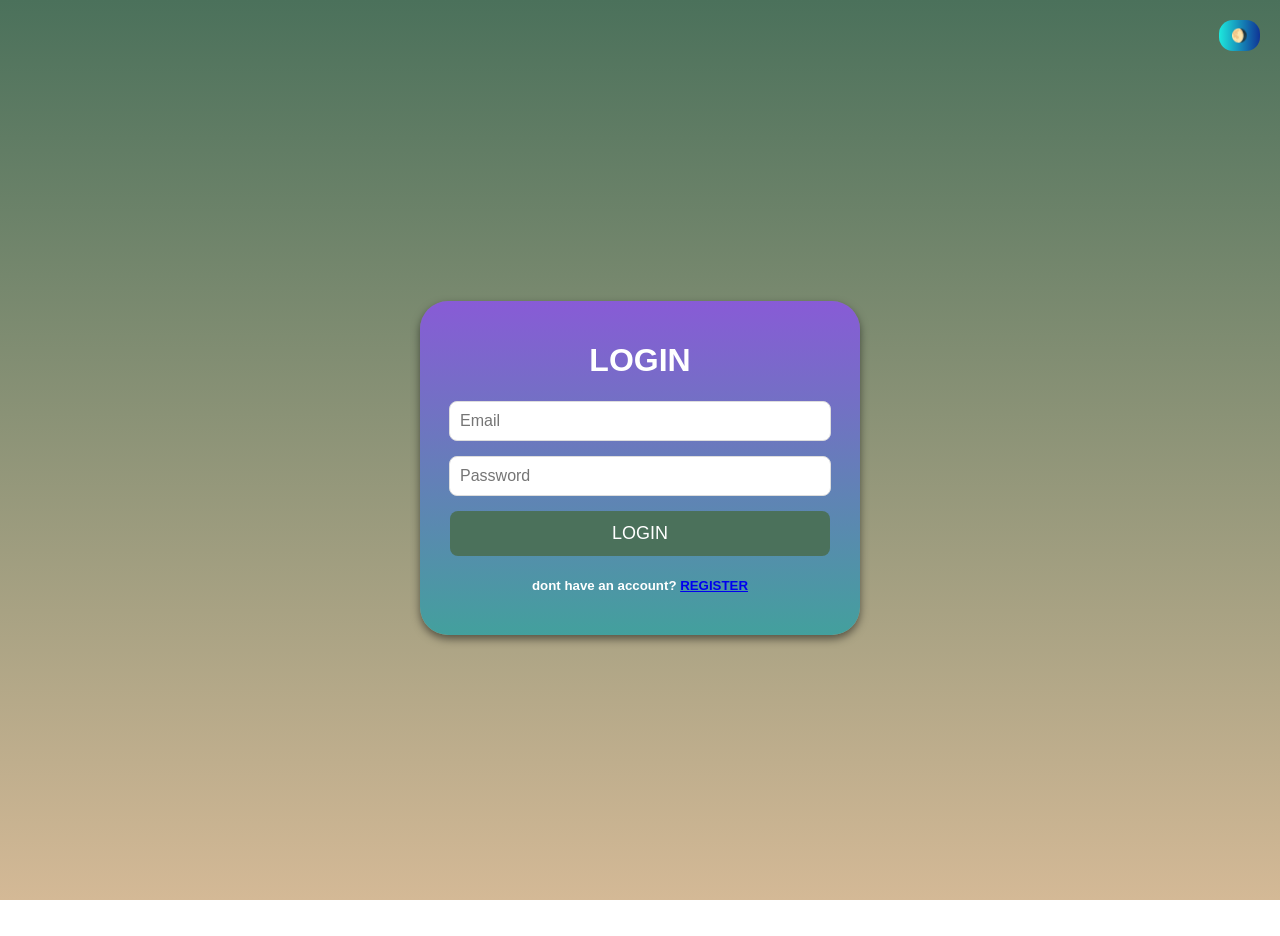
<file: jsFront/index.html>
<!DOCTYPE html>
<html lang="en">
<head>
    <meta charset="UTF-8">
    <meta name="viewport" content="width=device-width, initial-scale=1.0" />

    <title>TODO APP</title>
    <link rel="stylesheet" href="login.css">
</head>
<body>
<nav>
    <button id="dark-mode">🌖</button>
</nav>
<form class="login-form">
    <h1 class="login-form-title">LOGIN</h1>

    <section class="login-form-inputs">
        <input class="login-form-input" type="text" name="email" placeholder="Email">
        <input class="login-form-input" type="password" name="password" placeholder="Password">
        <h5 class="wrong-password">wrong password</h5>
        <input class="login-form-button" type="submit" value="LOGIN">

    </section>
    <h5>dont have an account? <a href="http://localhost:8000/register">REGISTER</a></h5>

</form>

<script type="module" src="login.js"></script>
</body>
</html>
</file>
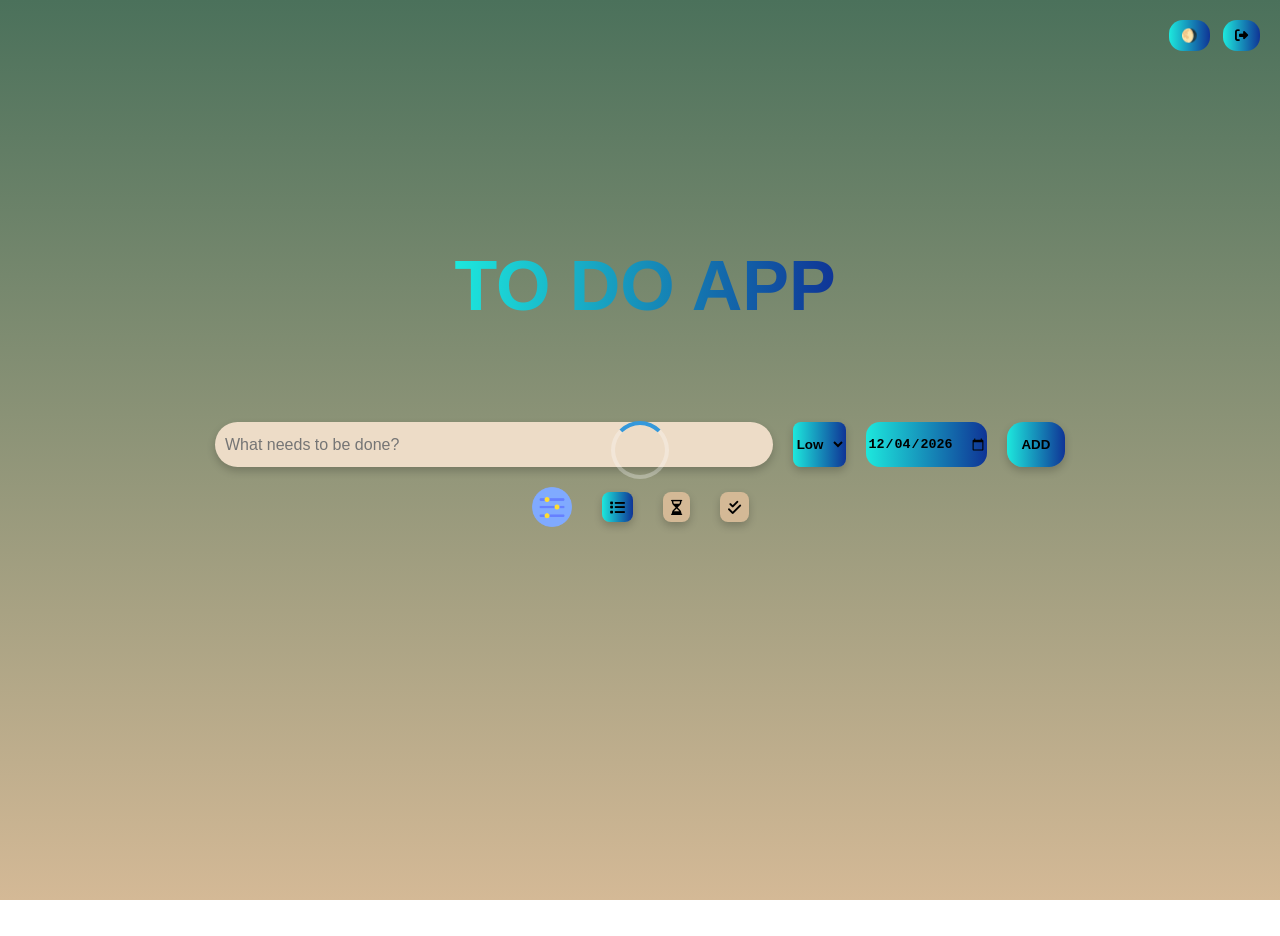
<file: jsFront/home.html>
<!DOCTYPE html>
<html lang="en">
<head>
    <meta charset="UTF-8">
    <meta name="viewport" content="width=device-width,
                   initial-scale=1">
    <title>TODO APP</title>
    <link rel="stylesheet" href="styles.css">

    <link rel="stylesheet" href="https://cdnjs.cloudflare.com/ajax/libs/font-awesome/6.4.2/css/all.min.css">

</head>
<body>
<nav>
    <button id="logout"><i class="fa-solid fa-right-from-bracket"></i></button>
    <button id="dark-mode">🌖</button>
</nav>
<header class="title">
    <h1>TO DO APP</h1>
</header>

<main class="wrapper">
    <form class="form-container">
        <input id='todo_input' type="text" placeholder="What needs to be done?" autocomplete="off">
        <select name="type" id="types">
            <option value="low">Low</option>
            <option value="medium">Medium</option>
            <option value="high">High</option>

        </select>

        <input type="date" id="task-date" name="task-date" placeholder="Date">
        <button id="add_button">ADD</button>
    </form>
    <form class="filter-container">
        <span><img src="adjust_10016969.png" height="40px" , width="40px"></i> </span>

        <!--            <span class="radio-text">All</span>-->
        <input type="radio" id="all-filter" name="filter-status" value="all" checked>
        <label for="all-filter" class="filter-custom-radio"><i class="fa-solid fa-list"></i></label>
        <!--            <span class="radio-text">Completed</span>-->
        <input type="radio" id="pending-filter" name="filter-status" value="pending">
        <label for="pending-filter" class="filter-custom-radio"><i class="fa-regular fa-hourglass-half"></i></label>

        <!--            <span class="radio-text">Pending</span>-->

        <input type="radio" id="completed-filter" name="filter-status" value="completed">
        <label for="completed-filter" class="filter-custom-radio"><i class="fa-solid fa-check-double"></i></label>


    </form>

</main>
<section class="todo-container">
    <div id="loading-spinner" style="display: none;"></div>

    <ul id="todo-list">
<!--        <li class="todo">-->
<!--            <input type="checkbox" id="todo-1" class="hidden-checkbox">-->
<!--            <label class="custom_checkbox" for="todo-1">-->
<!--                <svg xmlns="http://www.w3.org/2000/svg" height="24px" viewBox="0 -960 960 960" width="24px"-->
<!--                     fill="#1f1f1f">-->
<!--                    <path d="M382-240 154-468l57-57 171 171 367-367 57 57-424 424Z"/>-->
<!--                </svg>-->
<!--            </label>-->
<!--            <span id="todo-text-container">-->
<!--                <label for="todo-1" class="todo-text">-->
<!--                    cxcdscsd<span>overdue</span>-->
<!--                </label>-->
<!--                    <span class="testcont">-->
<!--                        <span>date</span>-->

<!--                        <span>priority</span>-->
<!--                    </span>-->
<!--            </span>-->
<!--            <button class="edit-button">-->
<!--                REMOVE <i class="fa-solid fa-trash"></i>-->
<!--            </button>-->
<!--            <button class="delete-button">-->
<!--                REMOVE <i class="fa-solid fa-trash"></i>-->
<!--            </button>-->
<!--        </li>-->

    </ul>

</section>
<script type="module" src="scripts.js"></script>

</body>
</html>
</file>
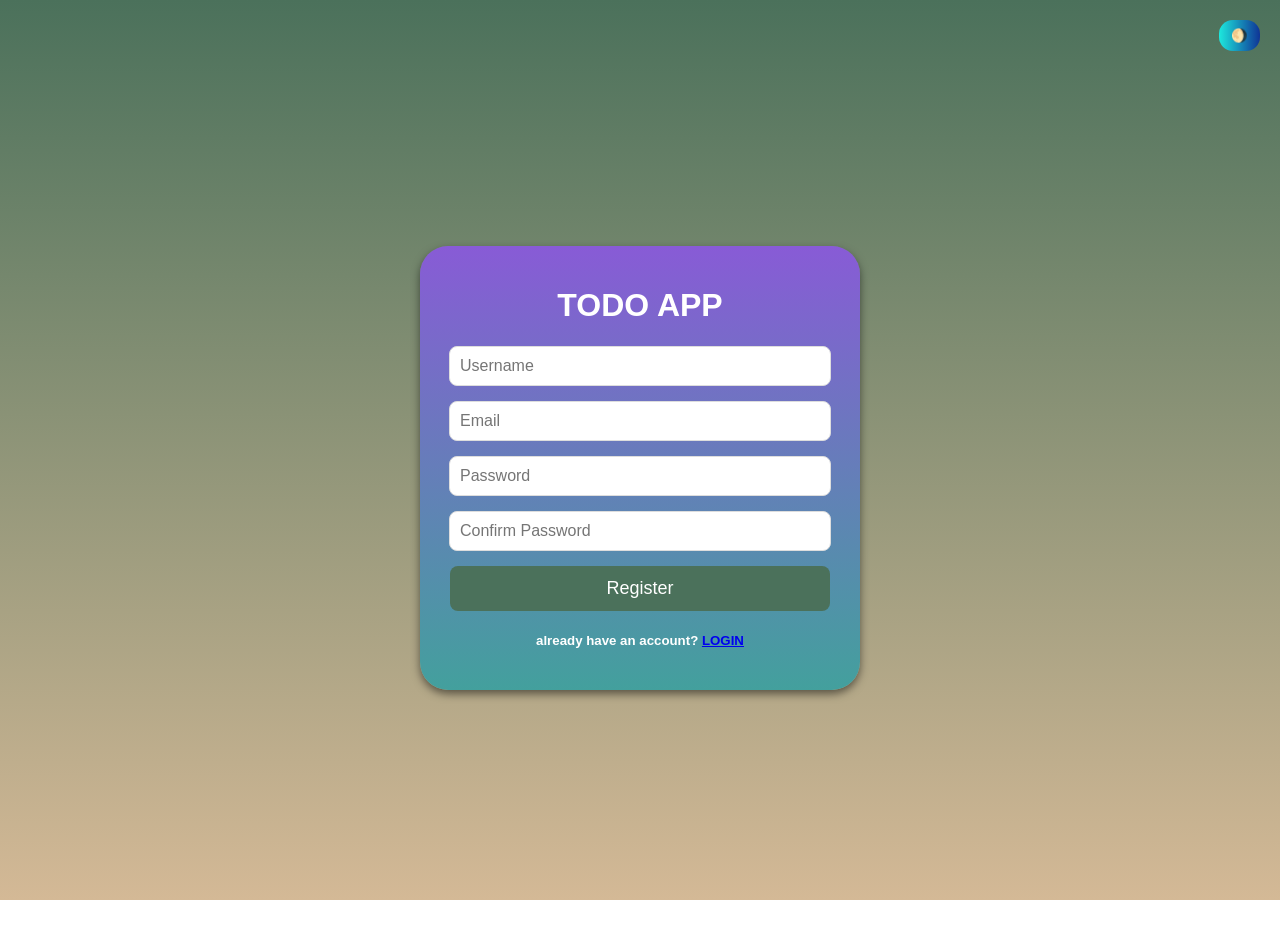
<file: jsFront/register.html>
<!DOCTYPE html>
<html lang="en">
<head>
    <meta charset="UTF-8">
    <meta name="viewport" content="width=device-width, initial-scale=1.0" />

    <title>Title</title>
    <link rel="stylesheet" href="regstyles.css">
</head>
<body>

<nav>
    <button id="dark-mode">🌖</button>
</nav>
<form class="register-form">
    <h1 class="register-form-title">TODO APP</h1>

    <section class="register-form-inputs">
        <input class="register-form-input" type="text" name="username" placeholder="Username">
        <input class="register-form-input" type="text" name="email" placeholder="Email">
        <input class="register-form-input" type="password" name="password" placeholder="Password">
        <input class="register-form-input" type="password" name="confirm-password" placeholder="Confirm Password">
        <input class="register-form-button" type="submit" value="Register">
    </section>
    <h5>already have an account? <a href="http://localhost:8000">LOGIN</a></h5>

</form>

<script type="module" src="register.js"></script>
</body>
</html>
</file>
<file: jsFront/login.css>
:root {
    --primary-bg-gradient: linear-gradient(to bottom, #4b715b, #d4b996);
    --login-form-bg-gradient: linear-gradient(to bottom, #885bd6, #43a09d);
    --input-border-color: #ddd;
    --button-bg-color: #4b715b;
    --button-hover-bg-color: #3a5c48;
    --text-color: white;
    --button-gradient: linear-gradient(to right, #1de8dd, #0f3496);
}

.dark-mode {

    --primary-bg-gradient: linear-gradient(to bottom, #1a1a2e, #16213e);
    --login-form-bg-gradient: linear-gradient(to bottom, #2e2e2e, #4b4b4b);
    --input-border-color: #555;
    --button-bg-color: #222;
    --button-hover-bg-color: #000000;
    --text-color: #f0f0f0;
    --button-gradient: linear-gradient(to right, #00c9ff, #0052d4);
}
body {
    font-family: Arial, Helvetica, sans-serif;
    display: flex;
    flex-direction: column;
    justify-content: center;
    align-items: center;
    background: var(--primary-bg-gradient) fixed;
    background-size: cover;
    min-height: 100vh;
    padding: 10px;
}

.login-form {
    background: var(--login-form-bg-gradient);
    width: 400px;
    max-height: 350px;
    display: flex;
    flex-direction: column;
    justify-content: flex-start;
    align-items: center;
    border-radius: 28px;
    box-shadow: 0 4px 8px 0 rgba(0, 0, 0, 0.5);
    padding: 20px;
}

.login-form-inputs {
    display: flex;
    flex-direction: column;
    gap: 15px;
    width: 100%;
    align-items: center;
}

.login-form-input {
    width: 90%;
    padding: 10px;
    border: 1px solid var(--input-border-color);
    border-radius: 8px;
    font-size: 16px;
}

.login-form-input:focus {
    outline: none;
}

.login-form-button {
    width: 95%;
    padding: 12px;
    background: var(--button-bg-color);
    color: var(--text-color);
    border: none;
    border-radius: 8px;
    font-size: 18px;
    cursor: pointer;
    transition: background 0.3s;
}

.login-form-button:hover {
    background: var(--button-hover-bg-color);
}

h1,h5 {
    color: var(--text-color);
}

#dark-mode {
    position: absolute;
    top: 20px;
    right: 20px;
    padding: 8px 12px;
    background: var(--button-gradient);
    color: var(--text-color);
    border: none;
    border-radius: 14px;
    cursor: pointer;
}


.wrong-password {
    display: none;
    margin: -5px -20px 0 -10px  ;
    color: red;
}

@media (max-width: 768px) {
    .login-form {
        width: 80%;
    }
}

@media (max-width: 480px) {
    .login-form {
        width: 90%;
    }
}
</file>
<file: jsFront/styles.css>
:root {
    --primary-bg: linear-gradient(to bottom, #4b715b, #d4b996);
    --text-gradient: linear-gradient(to right, #1de8dd, #0f3496);
    --button-gradient: linear-gradient(to right, #1de8dd, #0f3496);
    --todo-gradient: linear-gradient(to right, #7a5cff, #a0c9ff);
    --input-bg: #eddcc7;
    --delete-btn-bg: #ea2929;
    --checkbox-bg: rgba(130, 110, 214, 0.61);
    --checkbox-checked: #15b431;
    --filter-checkbox-checked: #2c88e4;
    --edit-input-bg: linear-gradient(to right, #7a5cff, #a0c9ff);
    --todo-text-checked: #444444;
    --box-shadow: 0 4px 8px 0 rgba(0, 0, 0, 0.2);
    --text-color: black;
    --input-text-color: black;
    --filter-checkbox-bg: #d4b996;
    --border-edit-color: #6955a0;

}


.dark-mode {
    --primary-bg: linear-gradient(to bottom, #1a1a2e, #16213e);
    --text-gradient: linear-gradient(to right, #00c9ff, #92fe9d);
    --button-gradient: linear-gradient(to right, #00c9ff, #0052d4);
    --todo-gradient: linear-gradient(to right, #444, #666);
    --input-bg: #2d2d2d;
    --delete-btn-bg: #ff3b3b;
    --checkbox-bg: rgba(255, 255, 255, 0.3);
    --checkbox-checked: #3ffd43;
    --todo-text-checked: #bbbbbb;
    --edit-input-bg: linear-gradient(to right, #444, #666);
    --border-edit-color: #233670;
    --box-shadow: 0 4px 8px 0 rgba(255, 255, 255, 0.1);
    --text-color: white;
    --input-text-color: white;
    --filter-checkbox-bg: #16213e;
}


body {
    font-family: Arial, Helvetica, sans-serif;
    display: flex;
    flex-direction: column;
    justify-content: center;
    align-items: center;
    background: var(--primary-bg) fixed;
    background-size: cover;
    min-height: 100vh;
    padding: 10px;
}

h1 {
    background: var(--text-gradient);
    background-clip: text;
    color: transparent;
    font-size: 70px;
    margin-left: 10px;
}

.title {
    margin-top: -150px;
    margin-bottom: 50px;
}

#add_button {
    color: var(--text-color);
    border: none;
    border-radius: 16px;
    background: var(--button-gradient);
    height: 45px;
    width: 10%;
    box-shadow: var(--box-shadow);
    cursor: pointer;
    font-weight: bold;
}

#add_button:hover {
    transform: scale(1.15);
}

.form-container {
    position: relative;
    display: flex;
    align-items: center;
    justify-content: space-between;
    width: 850px;
    margin-bottom: 20px;
    gap: 20px;
}

.filter-container {
    position: relative;
    display: flex;
    align-items: center;
    width: 650px;
    margin-bottom: 20px;
    gap: 20px;
    justify-content: center;
    margin-left : 100px;
}

.filter-container span{
    display: flex;
    align-items: center;
}

#todo_input{
    border: none;
    border-radius: 1000px;
    height: 45px;
    box-shadow: var(--box-shadow);
    width: 100%;
    background: var(--input-bg);
    font-size: 16px;
    padding: 0 10px;
    color: var(--input-text-color);
}


#todo_input:focus, .edit-input {
    outline: none;
}

#task-date, #todo-date {
    background: var(--button-gradient);
    border-radius: 14px;
    font-weight: bold;
    border: none;
    color: var(--text-color);
    height: 45px;
}

#task-date:hover {
    transform: scale(1.15);
}

#task-date:focus {
    outline: none;
}

.todo {
    display: flex;
    align-items: center;
    justify-content: space-between;
    background: var(--todo-gradient);
    box-shadow: var(--box-shadow);
    border-radius: 16px;
    padding: 10px 16px;
    margin-bottom: 15px;
    width: 550px;
    opacity: 0;
    transform: translateY(10px); /* Add a slight vertical offset for a smoother entry effect */
    transition: opacity 0.8s ease, transform 0.8s ease;
}

.todo.visible {
    opacity: 1;
    transform: translateY(0);
}


.task-content {
    display: flex;
    flex-direction: column; /* Stack title, priority, and date vertically */
    width: 100%;
}


.todo-container .delete-button {
    background: var(--delete-btn-bg);
    border: none;
    cursor: pointer;
    border-radius: 8px;
    width: 35px;
    height: 30px;
    color: var(--text-color);
    box-shadow: var(--box-shadow);
    /*margin-left: auto;*/
}

.delete-button:hover {
    transform: scale(1.05);
}



.todo-container {
    
    max-height: 400px;
    overflow-y: auto;
    scroll-behavior: smooth;
    border-radius: 10px;
    transition: opacity 0.3s ease;
    padding: 12px;
}

.todo-container.visible {
    opacity: 1;
}

    li {
        opacity: 1;
        margin: 10px 0;
        transition: opacity 0.3s ease;
    }


    .todo-container::-webkit-scrollbar {
        width: 5px;

    }


    .todo-container::-webkit-scrollbar-track {
        background: transparent;
        border-radius: 10px;
    }


    .todo-container::-webkit-scrollbar-thumb {
        background-color: #888;
        border-radius: 10px;
    }


    .todo-container::-webkit-scrollbar-thumb:hover {
        background-color: #555;
    }


    .todo-container::-webkit-scrollbar-corner {
        background-color: #f1f1f1;
    }


    .todo-container .todo-text {
        flex-grow: 1;
        display: flex;
        align-items: center;
        gap: 10px;
        margin:0 10px 10px 0;
        font-weight: bold;
        color: var(--text-color);
    }

    #todo-list {
        list-style: none;
        padding: 0;
        width: 100%;
        max-width: 700px;
    }

    .custom_checkbox {
        border: 2px solid #000000;
        width: 20px;
        border-radius: 50%;
        box-shadow: var(--box-shadow);
        height: 20px;
        display: flex;
        align-items: center;
        justify-content: center;
        margin-right: 10px;
        flex-shrink: 0;
        background: var(--checkbox-bg);
    }

    .custom_checkbox:hover {
        transform: scale(1.05);
    }


    input[type="checkbox"]:checked + .custom_checkbox {
        background-color: var(--checkbox-checked);
    }


    input[type="checkbox"]:checked ~ .todo-text {
        text-decoration: line-through;
        color: var(--todo-text-checked);
    }

    input[type="checkbox"] {
        display: none;
    }


    #dark-mode {
        position: absolute;
        top: 20px;
        right: 70px;
        padding: 8px 12px;
        background: var(--button-gradient);
        color: var(--text-color);
        border: none;
        border-radius: 14px;
        cursor: pointer;
    }

    #types {
        background: var(--button-gradient);
        border: none;
        cursor: pointer;
        border-radius: 8px;
        font-weight: bold;
        color: var(--text-color);
        box-shadow: var(--box-shadow);
        height: 45px;
        width: 10%;

    }


    #types:focus {
        outline: none;
    }
    #types:hover {
        transform: scale(1.05);
    }



    #types option {
        background: white;
        color: black;
        padding: 5px;
        cursor: pointer;
    }



    #types option[value="Personal"] {
        background-color: #6af35c;
    }

    #types option[value="Work"]:nth-child(2) {
        background-color: #e7ef08;
    }

    #types option[value="Work"]:nth-child(3) {
        background-color: #f41126;
    }


    .edit-button {
        background-color: #0262f1;
        border: none;
        box-shadow: var(--box-shadow);
        padding: 5px 10px;
        cursor: pointer;
        font-size: 14px;
        display: flex;
        align-items: center;
        color: var(--text-color);
        border-radius: 8px;
        height: 30px;
        margin-left: auto;
    }

    .edit-button:hover {
        transform: scale(1.05);
    }

    .priority-edit-input {
        border: none;
        background: var(--button-gradient);
        cursor: pointer;
        border-radius: 8px;
        height: 30px;
    }

    .priority-edit-input:focus {
        outline: none;
    }


    .date-edit-input {
        border: none;
        background: var(--button-gradient);
        cursor: pointer;
        border-radius: 8px;
        height: 30px;

    }

    .date-edit-input:focus {
        outline: none;
    }


    .filter-custom-radio {
        display: inline-flex;
        align-items: center;
        gap: 5px;
        padding: 10px 8px;
        border-radius: 8px;
        border: none;
        height: 10px;
        background: var(--filter-checkbox-bg);
        box-shadow: var(--box-shadow);
        cursor: pointer;
        font-size: 15px;
        color: var(--text-color);
        transition: all 0.3s ease-in-out;
    }



    .filter-custom-radio:hover {
        transform: scale(1.05);
    }


    input[type="radio"]:checked + .filter-custom-radio{
        background: var(--button-gradient);
    }


    input[type="radio"] {
        display: none;
    }

    .filter-custom-radio {
        margin-left: 10px; /* Add space between the checkboxes */
}

.filter-container select, .filter-container input[type="radio"] {
    margin-left: 10px; /* Add space between the elements */

}

span{
    color: var(--text-color);
}


.edit-input {
    border-radius: 1000px;
    height: 30px;
    width: 80%;
    border: 1px solid var(--border-edit-color);
    background: var(--edit-input-bg);
    font-size: 16px;
    padding: 0 10px;
    color: var(--input-text-color);
}


.testcont {
    align-content: center;
}

.date-text{
    margin-right: 10px;
}

.overdue {
    color: #a22d2d;
    font-family: 'Verdana', sans-serif;
}

#logout {
    position: absolute;
    top: 20px;
    right: 20px;
    padding: 8px 12px;
    background: var(--button-gradient);
    color: var(--text-color);
    border: none;
    border-radius: 14px;
    cursor: pointer;
}

#loading-spinner {
    position: absolute;
    top: 50%;
    left: 50%;
    transform: translate(-50%, -50%);
    border: 4px solid rgba(255, 255, 255, 0.3); /* Light color */
    border-top: 4px solid #3498db; /* Spinner color */
    border-radius: 50%;
    width: 50px;
    height: 50px;
    animation: spin 1s linear infinite;
}

@keyframes spin {
    0% { transform: rotate(0deg); }
    100% { transform: rotate(360deg); }
}


@media (max-width: 768px) {
    .form-container {
        flex-direction: row;
        width: 100%;
    }

    #add_button {
        width: 30%;
        height: 40px;
    }


    .filter-container {
        flex-direction: row;
        margin-left: 0;
        width: 100%;
    }

    .todo-container {
        max-height: 500px;
        max-width: 600px;
    }

    #logout{
        top: 10px;
        right: 50px;
        padding: 6px 10px;
        font-size: 14px;

    }

    #dark-mode {
        top: 10px;
        right: 10px;
        padding: 6px 10px;
        font-size: 14px;
    }

    .todo {
        width: 100%;
    }

    #types {
        width: 100%;
    }
}



@media (max-width: 480px) {
    body {
        padding: 5px;
    }

    h1 {
        font-size: 50px;
    }

    .title {
        margin-top: -100px;
        margin-bottom: 30px;
    }

    #add_button {
        width: 30%;
        height: 40px;
    }

    .form-container {
        width: 100%;
    }

    .filter-container {
        width: 100%;
    }

    #logout{
        top: 10px;
        right: 50px;
        padding: 6px 10px;
        font-size: 14px;

    }

    #dark-mode {
        top: 10px;
        right: 10px;
        font-size: 12px;
    }

    .todo {
        width: 100%;
    }

    .todo-container {
        max-height: 300px;
        max-width: 400px;
    }

    .filter-custom-radio {
        font-size: 14px;
    }
}
</file>
<file: jsFront/regstyles.css>
:root {
    --primary-bg: linear-gradient(to bottom, #4b715b, #d4b996);
    --form-bg: linear-gradient(to bottom, #885bd6, #43a09d);
    --button-bg: #4b715b;
    --button-hover-bg: #3a5c48;
    --input-border: #ddd;
    --text-color: white;
    --button-gradient: linear-gradient(to right, #1de8dd, #0f3496);

}

.dark-mode {

    --primary-bg: linear-gradient(to bottom, #1a1a2e, #16213e);
    --form-bg: linear-gradient(to bottom, #2e2e2e, #4b4b4b);
    --input-border: #555;
    --button-bg: #222;
    --button-hover-bg: #000000;
    --text-color: #f0f0f0;
    --button-gradient: linear-gradient(to right, #00c9ff, #0052d4);
}

body {
    font-family: Arial, Helvetica, sans-serif;
    display: flex;
    flex-direction: column;
    justify-content: center;
    align-items: center;
    background: var(--primary-bg) fixed;
    background-size: cover;
    min-height: 100vh;
    padding: 10px;
}

.register-form {
    background: var(--form-bg);
    width: 400px;
    max-height: 450px;
    display: flex;
    flex-direction: column;
    justify-content: flex-start;
    align-items: center;
    border-radius: 28px;
    box-shadow: 0 4px 8px 0 rgba(0, 0, 0, 0.5);
    padding: 20px;
}

.register-form-inputs {
    display: flex;
    flex-direction: column;
    gap: 15px;
    width: 100%;
    align-items: center;
}

.register-form-input {
    width: 90%;
    padding: 10px;
    border: 1px solid var(--input-border);
    border-radius: 8px;
    font-size: 16px;
}

.register-form-input:focus{
    outline: none;
}

.register-form-button {
    width: 95%;
    padding: 12px;
    background: var(--button-bg);
    color: var(--text-color);
    border: none;
    border-radius: 8px;
    font-size: 18px;
    cursor: pointer;
    transition: background 0.3s;
}

.register-form-button:hover {
    background: var(--button-hover-bg);
}

h1,h5 {
    color: var(--text-color);
}

#dark-mode {
    position: absolute;
    top: 20px;
    right: 20px;
    padding: 8px 12px;
    background: var(--button-gradient);
    color: var(--text-color);
    border: none;
    border-radius: 14px;
    cursor: pointer;
}


@media (max-width: 768px) {
    .register-form {
        width: 80%;
    }
}

@media (max-width: 480px) {
    .register-form {
        width: 90%;
    }
}
</file>
